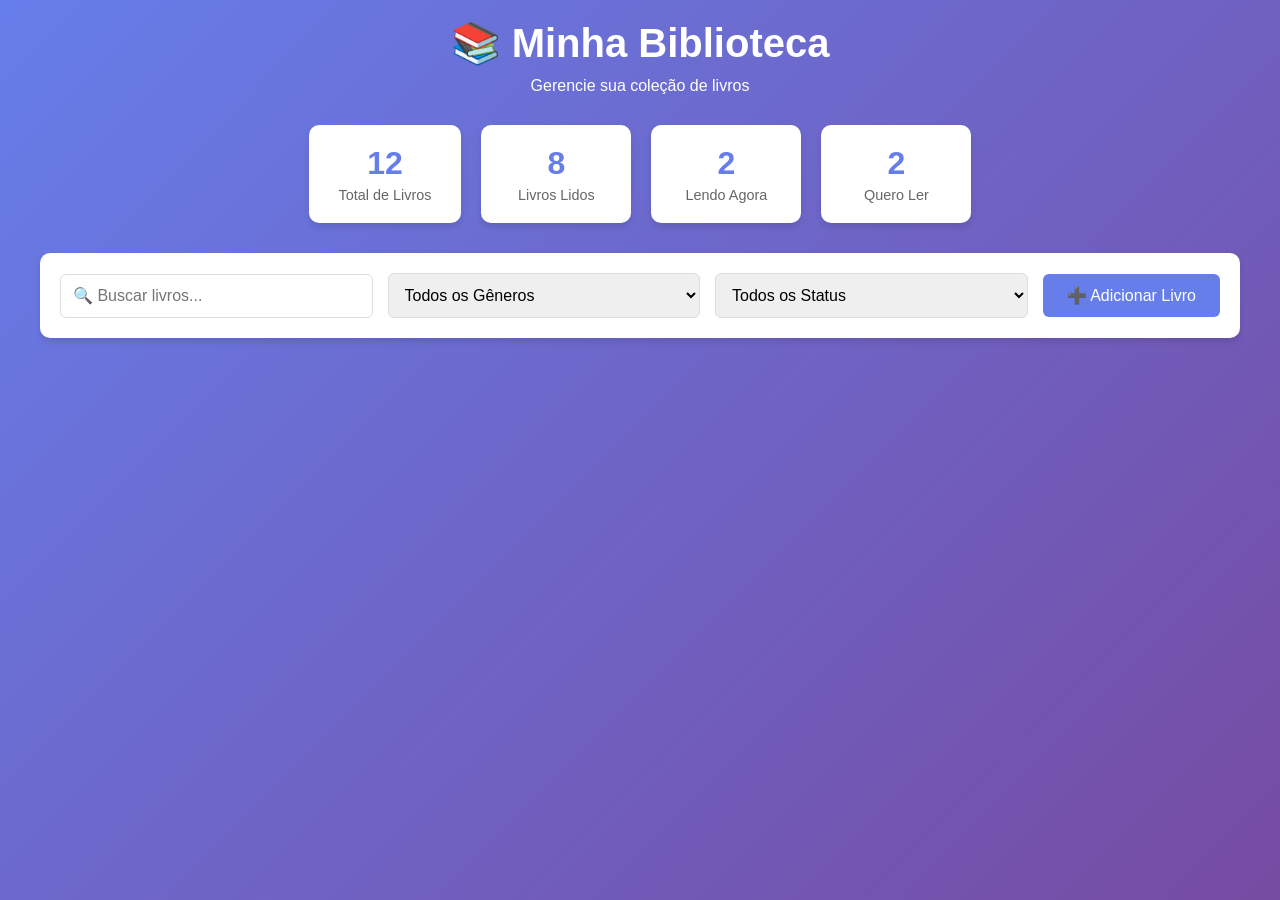
<file: frontend/index.html>
<!DOCTYPE html>
<html lang="pt-BR">
<head>
    <meta charset="UTF-8">
    <meta name="viewport" content="width=device-width, initial-scale=1.0">
    <link rel="stylesheet" href="css/style.css">
    <!-- <script src="script.js" defer></script> -->
     <script src="js/scriptTeste.js" defer></script>
    <title>Minha Biblioteca</title>
</head>
<body>
    <div class="container">
        <header>
            <h1>📚 Minha Biblioteca</h1>
            <p>Gerencie sua coleção de livros</p>
        </header>

        <div class="stats">
            <div class="stat-card">
                <h3 id="totalBooks">12</h3>
                <p>Total de Livros</p>
            </div>
            <div class="stat-card">
                <h3 id="booksRead">8</h3>
                <p>Livros Lidos</p>
            </div>
            <div class="stat-card">
                <h3 id="booksReading">2</h3>
                <p>Lendo Agora</p>
            </div>
            <div class="stat-card">
                <h3 id="booksToRead">2</h3>
                <p>Quero Ler</p>
            </div>
        </div>

        <div class="controls">
            <div class="controls-row">
                <input type="text" id="searchInput" placeholder="🔍 Buscar livros...">
                <select id="filterGenre">
                    <option value="">Todos os Gêneros</option>
                    <option value="Ficção">Ficção</option>
                    <option value="Não-ficção">Não-ficção</option>
                    <option value="Fantasia">Fantasia</option>
                    <option value="Romance">Romance</option>
                    <option value="Técnico">Técnico</option>
                </select>
                <select id="filterStatus">
                    <option value="">Todos os Status</option>
                    <option value="lido">Lido</option>
                    <option value="lendo">Lendo</option>
                    <option value="quero-ler">Quero Ler</option>
                </select>
                <button class="btn btn-primary" onclick="openAddModal()">➕ Adicionar Livro</button>
            </div>
        </div>

        <div class="books-grid" id="booksGrid">
            <!-- Livros serão inseridos aqui -->
        </div>
    </div>

    <!-- Modal para adicionar/editar livro -->
    <div class="modal" id="bookModal">
        <div class="modal-content">
            <div class="modal-header">
                <h2 id="modalTitle">Adicionar Novo Livro</h2>
            </div>
            <form id="bookForm">
                <div class="form-group">
                    <label>Título *</label>
                    <input type="text" id="bookTitle" required>
                </div>
                <div class="form-group">
                    <label>Autor *</label>
                    <input type="text" id="bookAuthor" required>
                </div>
                <div class="form-group">
                    <label>Ano de Publicação</label>
                    <input type="number" id="bookYear" min="1000" max="2099">
                </div>
                <div class="form-group">
                    <label>Gênero</label>
                    <select id="bookGenre">
                        <option value="Ficção">Ficção</option>
                        <option value="Não-ficção">Não-ficção</option>
                        <option value="Fantasia">Fantasia</option>
                        <option value="Romance">Romance</option>
                        <option value="Técnico">Técnico</option>
                        <option value="Biografia">Biografia</option>
                    </select>
                </div>
                <div class="form-group">
                    <label>Status *</label>
                    <select id="bookStatus" required>
                        <option value="quero-ler">Quero Ler</option>
                        <option value="lendo">Lendo</option>
                        <option value="lido">Lido</option>
                    </select>
                </div>
                <div class="form-group">
                    <label>Observações</label>
                    <textarea id="bookNotes" placeholder="Anotações, comentários..."></textarea>
                </div>
                <div class="modal-actions">
                    <button type="button" class="btn btn-cancel btn-small" onclick="closeModal()">Cancelar</button>
                    <button type="submit" class="btn btn-primary btn-small">Salvar</button>
                </div>
            </form>
        </div>
    </div>
</body>
</html>
</file>
<file: frontend/css/style.css>
* {
            margin: 0;
            padding: 0;
            box-sizing: border-box;
        }

        body {
            font-family: 'Segoe UI', Tahoma, Geneva, Verdana, sans-serif;
            background: linear-gradient(135deg, #667eea 0%, #764ba2 100%);
            min-height: 100vh;
            padding: 20px;
        }

        .container {
            max-width: 1200px;
            margin: 0 auto;
        }

        header {
            text-align: center;
            color: white;
            margin-bottom: 30px;
        }

        header h1 {
            font-size: 2.5em;
            margin-bottom: 10px;
        }

        .stats {
            display: flex;
            gap: 20px;
            justify-content: center;
            margin-bottom: 30px;
            flex-wrap: wrap;
        }

        .stat-card {
            background: white;
            padding: 20px 30px;
            border-radius: 10px;
            box-shadow: 0 4px 6px rgba(0,0,0,0.1);
            min-width: 150px;
            text-align: center;
        }

        .stat-card h3 {
            color: #667eea;
            font-size: 2em;
            margin-bottom: 5px;
        }

        .stat-card p {
            color: #666;
            font-size: 0.9em;
        }

        .controls {
            background: white;
            padding: 20px;
            border-radius: 10px;
            margin-bottom: 20px;
            box-shadow: 0 4px 6px rgba(0,0,0,0.1);
        }

        .controls-row {
            display: flex;
            gap: 15px;
            flex-wrap: wrap;
            align-items: center;
        }

        .btn {
            padding: 12px 24px;
            border: none;
            border-radius: 6px;
            cursor: pointer;
            font-size: 1em;
            transition: all 0.3s;
            font-weight: 500;
        }

        .btn-primary {
            background: #667eea;
            color: white;
        }

        .btn-primary:hover {
            background: #5568d3;
            transform: translateY(-2px);
            box-shadow: 0 4px 8px rgba(0,0,0,0.2);
        }

        input, select {
            padding: 12px;
            border: 1px solid #ddd;
            border-radius: 6px;
            font-size: 1em;
            flex: 1;
            min-width: 200px;
        }

        .books-grid {
            display: grid;
            grid-template-columns: repeat(auto-fill, minmax(280px, 1fr));
            gap: 20px;
        }

        .book-card {
            background: white;
            border-radius: 10px;
            padding: 20px;
            box-shadow: 0 4px 6px rgba(0,0,0,0.1);
            transition: transform 0.3s, box-shadow 0.3s;
        }

        .book-card:hover {
            transform: translateY(-5px);
            box-shadow: 0 8px 12px rgba(0,0,0,0.15);
        }

        .book-header {
            margin-bottom: 15px;
        }

        .book-title {
            font-size: 1.3em;
            color: #333;
            margin-bottom: 5px;
        }

        .book-author {
            color: #667eea;
            font-size: 1em;
            margin-bottom: 10px;
        }

        .book-details {
            color: #666;
            font-size: 0.9em;
            margin-bottom: 15px;
        }

        .book-details p {
            margin: 5px 0;
        }

        .status-badge {
            display: inline-block;
            padding: 5px 15px;
            border-radius: 20px;
            font-size: 0.85em;
            font-weight: 500;
            margin-bottom: 15px;
        }

        .status-lido {
            background: #d4edda;
            color: #155724;
        }

        .status-lendo {
            background: #fff3cd;
            color: #856404;
        }

        .status-quero-ler {
            background: #d1ecf1;
            color: #0c5460;
        }

        .book-actions {
            display: flex;
            gap: 10px;
            margin-top: 15px;
        }

        .btn-small {
            padding: 8px 16px;
            font-size: 0.9em;
            flex: 1;
        }

        .btn-edit {
            background: #ffc107;
            color: #333;
        }

        .btn-edit:hover {
            background: #e0a800;
        }

        .btn-delete {
            background: #dc3545;
            color: white;
        }

        .btn-delete:hover {
            background: #c82333;
        }

        .modal {
            display: none;
            position: fixed;
            top: 0;
            left: 0;
            width: 100%;
            height: 100%;
            background: rgba(0,0,0,0.5);
            justify-content: center;
            align-items: center;
            z-index: 1000;
        }

        .modal.active {
            display: flex;
        }

        .modal-content {
            background: white;
            padding: 30px;
            border-radius: 10px;
            max-width: 500px;
            width: 90%;
            max-height: 90vh;
            overflow-y: auto;
        }

        .modal-header {
            margin-bottom: 20px;
        }

        .modal-header h2 {
            color: #333;
        }

        .form-group {
            margin-bottom: 15px;
        }

        .form-group label {
            display: block;
            margin-bottom: 5px;
            color: #333;
            font-weight: 500;
        }

        .form-group input,
        .form-group select,
        .form-group textarea {
            width: 100%;
        }

        textarea {
            padding: 12px;
            border: 1px solid #ddd;
            border-radius: 6px;
            font-size: 1em;
            font-family: inherit;
            resize: vertical;
            min-height: 100px;
        }

        .modal-actions {
            display: flex;
            gap: 10px;
            margin-top: 20px;
        }

        .btn-cancel {
            background: #6c757d;
            color: white;
        }

        .btn-cancel:hover {
            background: #5a6268;
        }

        .empty-state {
            text-align: center;
            padding: 60px 20px;
            background: white;
            border-radius: 10px;
        }

        .empty-state h3 {
            color: #333;
            margin-bottom: 10px;
        }

        .empty-state p {
            color: #666;
        }
</file>
